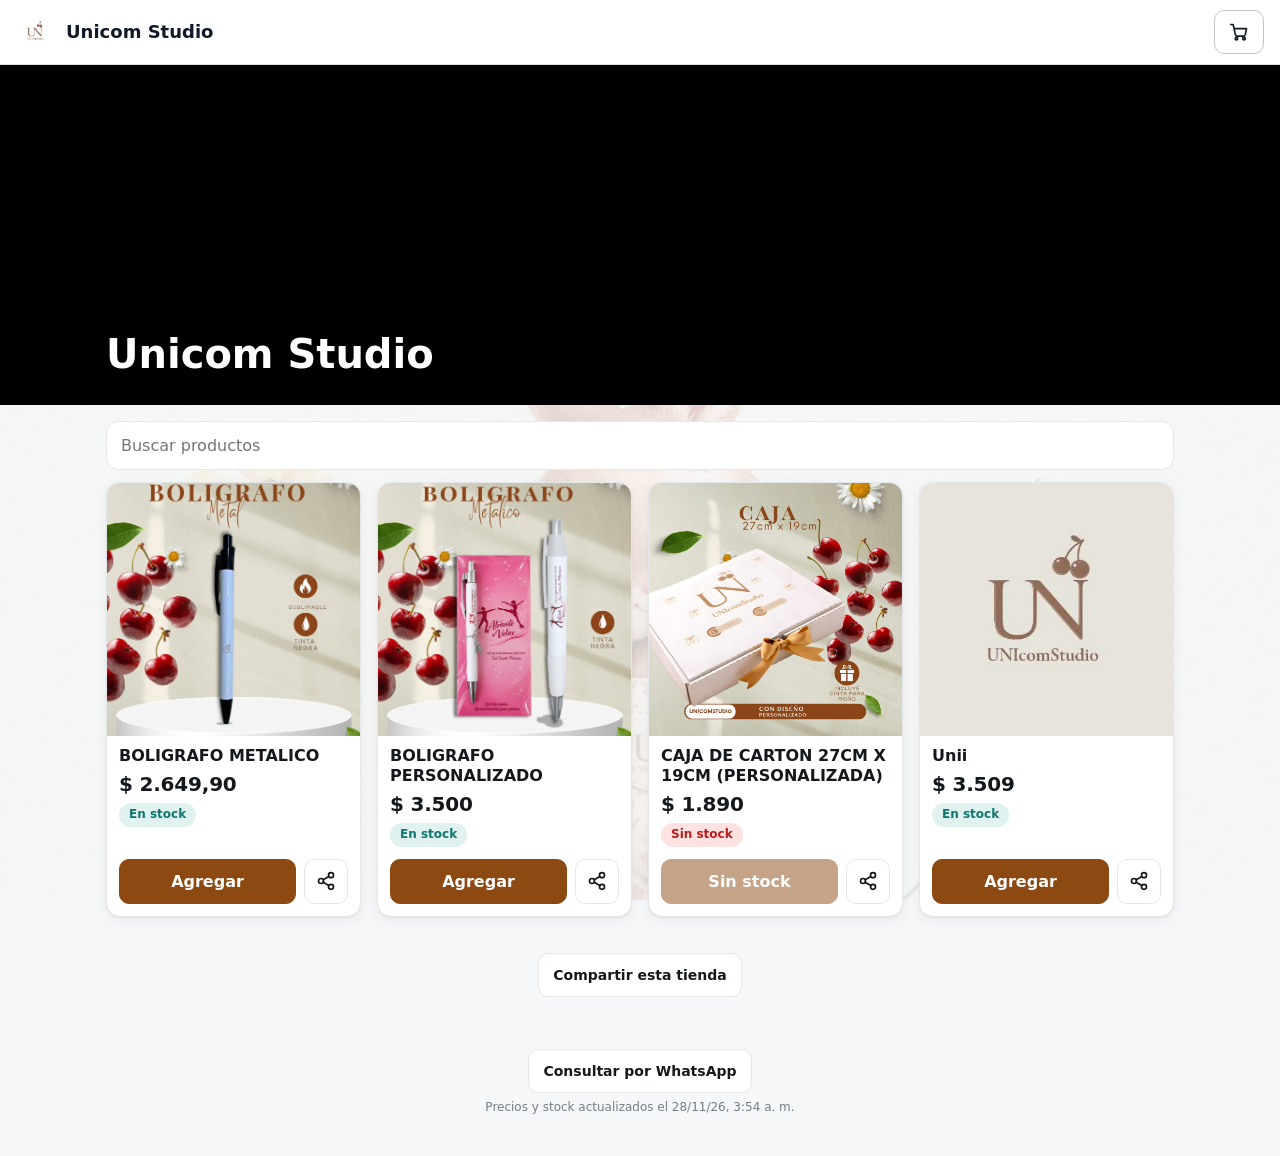
<file: index.html>
<!doctype html>
<html lang="es">
<head>
<meta charset="utf-8">
<meta name="viewport" content="width=device-width, initial-scale=1">
<title>Unicom Studio — Tienda online</title>
<meta name="description" content="Mirá los productos, precios y stock de Unicom Studio. Reservá online y retirá en el local.">
<link rel="canonical" href="https://unicomsoluciones.github.io/tienda-studio/">
<meta property="og:site_name" content="Unicom Studio">
<meta property="og:locale" content="es_AR">
<meta property="og:title" content="Unicom Studio — Tienda online">
<meta property="og:description" content="Mirá los productos, precios y stock de Unicom Studio. Reservá online y retirá en el local.">
<meta property="og:url" content="https://unicomsoluciones.github.io/tienda-studio/">
<meta property="og:image" content="https://unicomsoluciones.github.io/tienda-studio/img/portada-f7e3722080.jpg">
<meta name="twitter:image" content="https://unicomsoluciones.github.io/tienda-studio/img/portada-f7e3722080.jpg">
<meta name="twitter:card" content="summary_large_image">
<link rel="icon" href="img/logo.jpg">

<link rel="stylesheet" href="assets/tienda.css">
<meta name="theme-color" content="#ffffff">
<style>:root:root:root{--ac:#8c4912;--ac-tx:#ffffff;--bar:#ffffff;--bar-tx:#111827;--bg:#f6f7f8;--bg-rgb:246,247,248;--bgtx:#14181c;--bgtx2:#4b5563;--velo:0.8;--fondo-img:url(https://unicomsoluciones.github.io/tienda-studio/img/fondo-9d2e134be6.jpg);--portada-img:url(https://unicomsoluciones.github.io/tienda-studio/img/portada-f7e3722080.jpg)}</style>
<meta name="generator" content="unicom-tienda">
</head>
<body class="con-fondo">
<header class="top">
  <a class="marca" href="./"><img src="img/logo.jpg" alt=""><span>Unicom Studio</span></a>
  <button class="btn carrito" data-accion="carrito" aria-label="Ver mi pedido"><svg viewBox="0 0 24 24" fill="none" stroke="currentColor" stroke-width="2" stroke-linecap="round" stroke-linejoin="round" aria-hidden="true"><circle cx="9" cy="20" r="1.5"/><circle cx="18" cy="20" r="1.5"/><path d="M2 3h3l2.7 12.4a2 2 0 0 0 2 1.6h7.7a2 2 0 0 0 2-1.5L21 8H6"/></svg><b id="carrito-n" hidden>0</b></button>
</header>
<section class="hero con-img con-video"><div class="hero-vid"><video src="img/video-cb067f28bd.mp4" autoplay muted loop playsinline preload="auto" disablepictureinpicture aria-hidden="true" tabindex="-1"></video></div><div class="hero-in"><h1>Unicom Studio</h1></div></section><main class="wrap">
  
  <div class="barra"><input id="q" type="search" placeholder="Buscar productos" aria-label="Buscar productos" autocomplete="off"></div>
  
  <div class="grid"><article class="card" data-c="" data-n="boligrafo metalico  ">
  <a class="foto" href="p/14/" aria-label="BOLIGRAFO METALICO "><img loading="lazy" src="img/14-37b74d7dae.jpg" alt="BOLIGRAFO METALICO "></a>
  <div class="info">
    <a class="nombre" href="p/14/">BOLIGRAFO METALICO </a>
    <div class="precio">$ 2.649,90</div>
    <span class="stock ok">En stock</span>
  </div>
  <div class="acc">
    <button class="btn btn-ac" data-accion="agregar" data-id="14">Agregar</button>
    <button class="btn icono" data-accion="compartir" data-id="14" aria-label="Compartir BOLIGRAFO METALICO "><svg viewBox="0 0 24 24" fill="none" stroke="currentColor" stroke-width="2" stroke-linecap="round" stroke-linejoin="round" aria-hidden="true"><circle cx="18" cy="5" r="3"/><circle cx="6" cy="12" r="3"/><circle cx="18" cy="19" r="3"/><path d="M8.6 13.5l6.8 4M15.4 6.5l-6.8 4"/></svg></button>
  </div>
</article>
<article class="card" data-c="" data-n="boligrafo personalizado  ">
  <a class="foto" href="p/13/" aria-label="BOLIGRAFO PERSONALIZADO "><img loading="lazy" src="img/13-feaa746d41.jpg" alt="BOLIGRAFO PERSONALIZADO "></a>
  <div class="info">
    <a class="nombre" href="p/13/">BOLIGRAFO PERSONALIZADO </a>
    <div class="precio">$ 3.500</div>
    <span class="stock ok">En stock</span>
  </div>
  <div class="acc">
    <button class="btn btn-ac" data-accion="agregar" data-id="13">Agregar</button>
    <button class="btn icono" data-accion="compartir" data-id="13" aria-label="Compartir BOLIGRAFO PERSONALIZADO "><svg viewBox="0 0 24 24" fill="none" stroke="currentColor" stroke-width="2" stroke-linecap="round" stroke-linejoin="round" aria-hidden="true"><circle cx="18" cy="5" r="3"/><circle cx="6" cy="12" r="3"/><circle cx="18" cy="19" r="3"/><path d="M8.6 13.5l6.8 4M15.4 6.5l-6.8 4"/></svg></button>
  </div>
</article>
<article class="card" data-c="" data-n="caja de carton 27cm x 19cm (personalizada) ">
  <a class="foto" href="p/12/" aria-label="CAJA DE CARTON 27CM X 19CM (PERSONALIZADA)"><img loading="lazy" src="img/12-55176a43e2.jpg" alt="CAJA DE CARTON 27CM X 19CM (PERSONALIZADA)"></a>
  <div class="info">
    <a class="nombre" href="p/12/">CAJA DE CARTON 27CM X 19CM (PERSONALIZADA)</a>
    <div class="precio">$ 1.890</div>
    <span class="stock sin">Sin stock</span>
  </div>
  <div class="acc">
    <button class="btn btn-ac" data-accion="agregar" data-id="12" disabled>Sin stock</button>
    <button class="btn icono" data-accion="compartir" data-id="12" aria-label="Compartir CAJA DE CARTON 27CM X 19CM (PERSONALIZADA)"><svg viewBox="0 0 24 24" fill="none" stroke="currentColor" stroke-width="2" stroke-linecap="round" stroke-linejoin="round" aria-hidden="true"><circle cx="18" cy="5" r="3"/><circle cx="6" cy="12" r="3"/><circle cx="18" cy="19" r="3"/><path d="M8.6 13.5l6.8 4M15.4 6.5l-6.8 4"/></svg></button>
  </div>
</article>
<article class="card" data-c="" data-n="unii ">
  <a class="foto" href="p/1/" aria-label="Unii"><img loading="lazy" src="img/1-91eb037080.jpg" alt="Unii"></a>
  <div class="info">
    <a class="nombre" href="p/1/">Unii</a>
    <div class="precio">$ 3.509</div>
    <span class="stock ok">En stock</span>
  </div>
  <div class="acc">
    <button class="btn btn-ac" data-accion="agregar" data-id="1">Agregar</button>
    <button class="btn icono" data-accion="compartir" data-id="1" aria-label="Compartir Unii"><svg viewBox="0 0 24 24" fill="none" stroke="currentColor" stroke-width="2" stroke-linecap="round" stroke-linejoin="round" aria-hidden="true"><circle cx="18" cy="5" r="3"/><circle cx="6" cy="12" r="3"/><circle cx="18" cy="19" r="3"/><path d="M8.6 13.5l6.8 4M15.4 6.5l-6.8 4"/></svg></button>
  </div>
</article></div>
  <p class="vacio" id="sin-resultados" hidden>No encontramos productos con esa búsqueda.</p>
  <div class="pie" style="padding-bottom:0"><button class="btn" data-accion="compartir-tienda">Compartir esta tienda</button></div>
</main>
<footer class="pie">
  
  
  <a class="btn" href="https://wa.me/3755349119" target="_blank" rel="noopener">Consultar por WhatsApp</a>
  <div id="actualizado" style="opacity:.75;font-size:12px"></div>
</footer>
<div class="velo" id="velo" data-accion="cerrar"></div>
<aside class="panel" id="panel" role="dialog" aria-modal="true" aria-labelledby="panel-titulo">
  <header><h2 id="panel-titulo">Tu pedido</h2><button class="btn" data-accion="cerrar" aria-label="Cerrar">✕</button></header>
  <div class="cuerpo" id="panel-cuerpo"></div>
  <footer id="panel-pie"></footer>
</aside>
<script type="application/json" id="datos">{"base":"https://unicomsoluciones.github.io/tienda-studio","modo":"estatico","urlProducto":"https://unicomsoluciones.github.io/tienda-studio/p/{id}/","urlTienda":"https://unicomsoluciones.github.io/tienda-studio/","estado":"estado.json","nombre":"Unicom Studio","whatsapp":"3755349119","productos":{"1":{"n":"Unii","p":3509,"s":null,"sin":false,"st":"En stock","f":"img/1-91eb037080.jpg"},"12":{"n":"CAJA DE CARTON 27CM X 19CM (PERSONALIZADA)","p":1890,"s":null,"sin":true,"st":"Sin stock","f":"img/12-55176a43e2.jpg"},"13":{"n":"BOLIGRAFO PERSONALIZADO ","p":3500,"s":null,"sin":false,"st":"En stock","f":"img/13-feaa746d41.jpg"},"14":{"n":"BOLIGRAFO METALICO ","p":2649.9,"s":null,"sin":false,"st":"En stock","f":"img/14-37b74d7dae.jpg"}}}</script>
<script src="assets/tienda.js" defer></script>
</body>
</html>
</file>
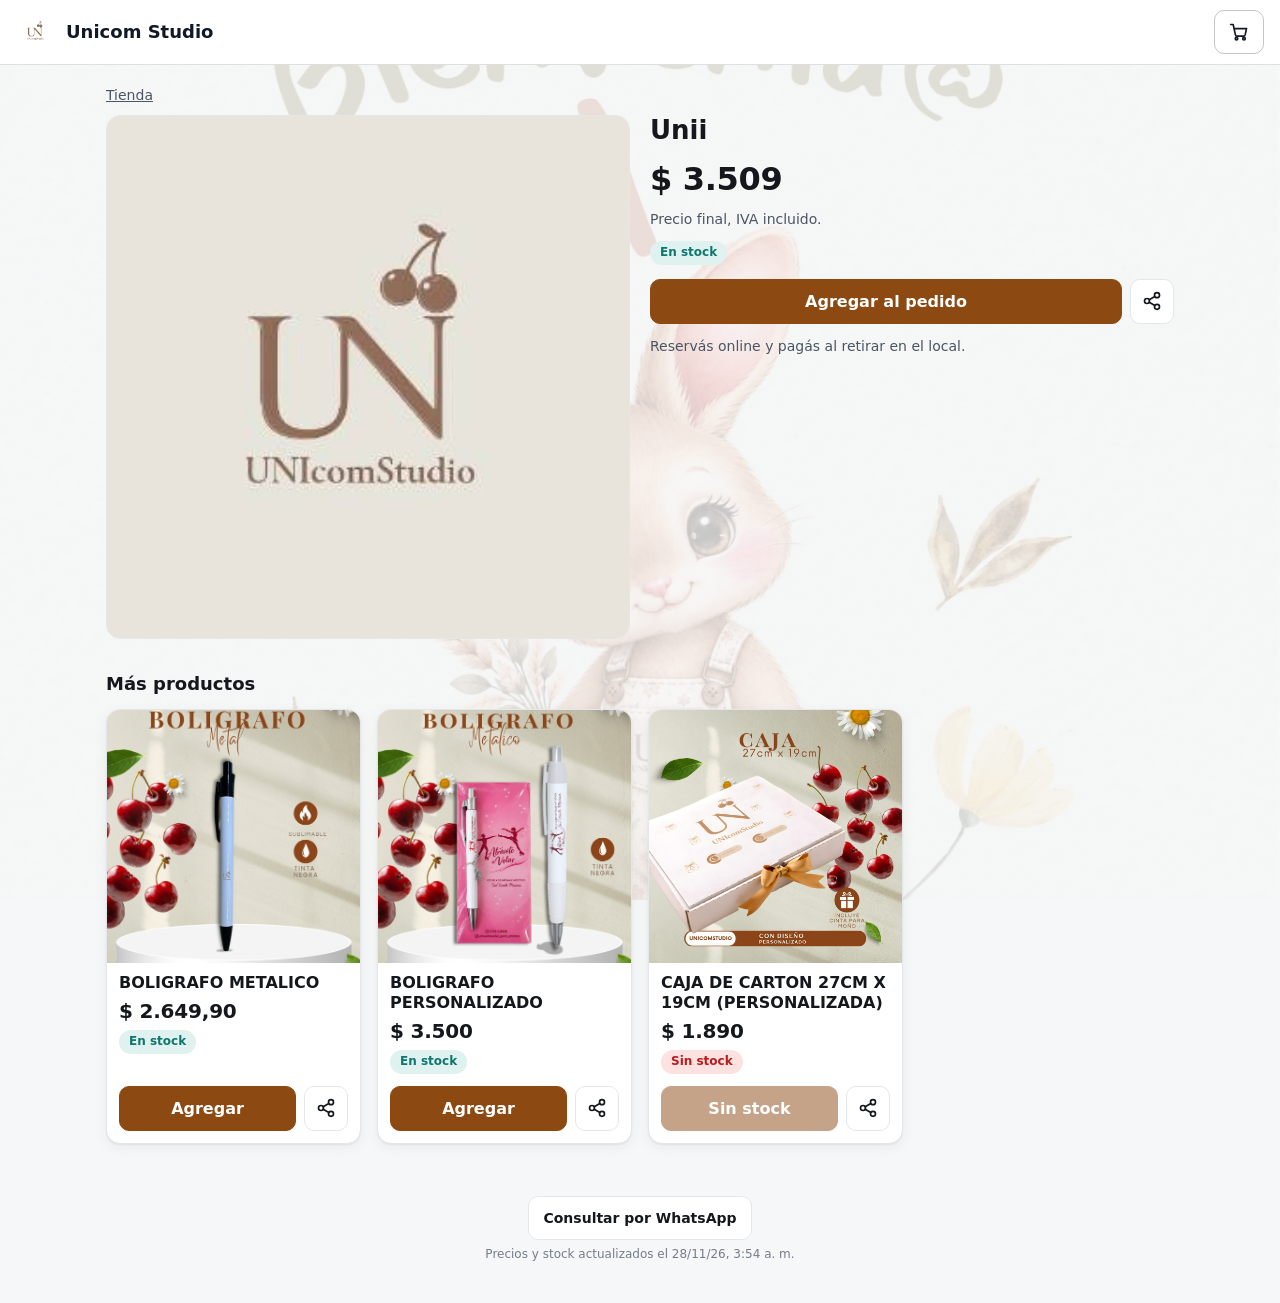
<file: p/1/index.html>
<!doctype html>
<html lang="es">
<head>
<meta charset="utf-8">
<meta name="viewport" content="width=device-width, initial-scale=1">
<title>Unii — $ 3.509</title>
<meta name="description" content="En stock · en Unicom Studio">
<link rel="canonical" href="https://unicomsoluciones.github.io/tienda-studio/p/1/">
<meta property="og:site_name" content="Unicom Studio">
<meta property="og:locale" content="es_AR">
<meta property="og:title" content="Unii — $ 3.509">
<meta property="og:description" content="En stock · en Unicom Studio">
<meta property="og:url" content="https://unicomsoluciones.github.io/tienda-studio/p/1/">
<meta property="og:image" content="https://unicomsoluciones.github.io/tienda-studio/img/1-91eb037080.jpg">
<meta name="twitter:image" content="https://unicomsoluciones.github.io/tienda-studio/img/1-91eb037080.jpg">
<meta name="twitter:card" content="summary_large_image">
<link rel="icon" href="../../img/logo.jpg">
<meta property="og:type" content="product">
<meta property="product:price:amount" content="3509.00">
<meta property="product:price:currency" content="ARS">
<meta property="product:availability" content="in stock">
<link rel="stylesheet" href="../../assets/tienda.css">
<meta name="theme-color" content="#ffffff">
<style>:root:root:root{--ac:#8c4912;--ac-tx:#ffffff;--bar:#ffffff;--bar-tx:#111827;--bg:#f6f7f8;--bg-rgb:246,247,248;--bgtx:#14181c;--bgtx2:#4b5563;--velo:0.8;--fondo-img:url(https://unicomsoluciones.github.io/tienda-studio/img/fondo-9d2e134be6.jpg);--portada-img:url(https://unicomsoluciones.github.io/tienda-studio/img/portada-f7e3722080.jpg)}</style>
<meta name="generator" content="unicom-tienda">
</head>
<body class="con-fondo">
<header class="top">
  <a class="marca" href="../../"><img src="../../img/logo.jpg" alt=""><span>Unicom Studio</span></a>
  <button class="btn carrito" data-accion="carrito" aria-label="Ver mi pedido"><svg viewBox="0 0 24 24" fill="none" stroke="currentColor" stroke-width="2" stroke-linecap="round" stroke-linejoin="round" aria-hidden="true"><circle cx="9" cy="20" r="1.5"/><circle cx="18" cy="20" r="1.5"/><path d="M2 3h3l2.7 12.4a2 2 0 0 0 2 1.6h7.7a2 2 0 0 0 2-1.5L21 8H6"/></svg><b id="carrito-n" hidden>0</b></button>
</header>
<main class="wrap">
  <nav class="migas"><a href="../../">Tienda</a></nav>
  <div class="detalle">
    <div class="galeria" data-galeria data-nombre="Unii">
      <div class="foto escenario" data-escenario><img src="../../img/1-91eb037080.jpg" alt="Unii" data-zoom></div>
      
    </div>
    <div>
      <h1>Unii</h1>
      <p class="meta"></p>
      <div class="precio">$ 3.509</div>
      <p class="meta">Precio final, IVA incluido.</p>
      <span class="stock ok">En stock</span>
      <div class="acc">
        <button class="btn btn-ac" data-accion="agregar" data-id="1">Agregar al pedido</button>
        <button class="btn icono" data-accion="compartir" data-id="1" aria-label="Compartir"><svg viewBox="0 0 24 24" fill="none" stroke="currentColor" stroke-width="2" stroke-linecap="round" stroke-linejoin="round" aria-hidden="true"><circle cx="18" cy="5" r="3"/><circle cx="6" cy="12" r="3"/><circle cx="18" cy="19" r="3"/><path d="M8.6 13.5l6.8 4M15.4 6.5l-6.8 4"/></svg></button>
      </div>
      <p class="meta" style="margin-top:12px">Reservás online y pagás al retirar en el local.</p>
    </div>
  </div>
  
  <h2 class="sec">Más productos</h2><div class="grid"><article class="card" data-c="" data-n="boligrafo metalico  ">
  <a class="foto" href="../../p/14/" aria-label="BOLIGRAFO METALICO "><img loading="lazy" src="../../img/14-37b74d7dae.jpg" alt="BOLIGRAFO METALICO "></a>
  <div class="info">
    <a class="nombre" href="../../p/14/">BOLIGRAFO METALICO </a>
    <div class="precio">$ 2.649,90</div>
    <span class="stock ok">En stock</span>
  </div>
  <div class="acc">
    <button class="btn btn-ac" data-accion="agregar" data-id="14">Agregar</button>
    <button class="btn icono" data-accion="compartir" data-id="14" aria-label="Compartir BOLIGRAFO METALICO "><svg viewBox="0 0 24 24" fill="none" stroke="currentColor" stroke-width="2" stroke-linecap="round" stroke-linejoin="round" aria-hidden="true"><circle cx="18" cy="5" r="3"/><circle cx="6" cy="12" r="3"/><circle cx="18" cy="19" r="3"/><path d="M8.6 13.5l6.8 4M15.4 6.5l-6.8 4"/></svg></button>
  </div>
</article>
<article class="card" data-c="" data-n="boligrafo personalizado  ">
  <a class="foto" href="../../p/13/" aria-label="BOLIGRAFO PERSONALIZADO "><img loading="lazy" src="../../img/13-feaa746d41.jpg" alt="BOLIGRAFO PERSONALIZADO "></a>
  <div class="info">
    <a class="nombre" href="../../p/13/">BOLIGRAFO PERSONALIZADO </a>
    <div class="precio">$ 3.500</div>
    <span class="stock ok">En stock</span>
  </div>
  <div class="acc">
    <button class="btn btn-ac" data-accion="agregar" data-id="13">Agregar</button>
    <button class="btn icono" data-accion="compartir" data-id="13" aria-label="Compartir BOLIGRAFO PERSONALIZADO "><svg viewBox="0 0 24 24" fill="none" stroke="currentColor" stroke-width="2" stroke-linecap="round" stroke-linejoin="round" aria-hidden="true"><circle cx="18" cy="5" r="3"/><circle cx="6" cy="12" r="3"/><circle cx="18" cy="19" r="3"/><path d="M8.6 13.5l6.8 4M15.4 6.5l-6.8 4"/></svg></button>
  </div>
</article>
<article class="card" data-c="" data-n="caja de carton 27cm x 19cm (personalizada) ">
  <a class="foto" href="../../p/12/" aria-label="CAJA DE CARTON 27CM X 19CM (PERSONALIZADA)"><img loading="lazy" src="../../img/12-55176a43e2.jpg" alt="CAJA DE CARTON 27CM X 19CM (PERSONALIZADA)"></a>
  <div class="info">
    <a class="nombre" href="../../p/12/">CAJA DE CARTON 27CM X 19CM (PERSONALIZADA)</a>
    <div class="precio">$ 1.890</div>
    <span class="stock sin">Sin stock</span>
  </div>
  <div class="acc">
    <button class="btn btn-ac" data-accion="agregar" data-id="12" disabled>Sin stock</button>
    <button class="btn icono" data-accion="compartir" data-id="12" aria-label="Compartir CAJA DE CARTON 27CM X 19CM (PERSONALIZADA)"><svg viewBox="0 0 24 24" fill="none" stroke="currentColor" stroke-width="2" stroke-linecap="round" stroke-linejoin="round" aria-hidden="true"><circle cx="18" cy="5" r="3"/><circle cx="6" cy="12" r="3"/><circle cx="18" cy="19" r="3"/><path d="M8.6 13.5l6.8 4M15.4 6.5l-6.8 4"/></svg></button>
  </div>
</article></div>
</main>
<footer class="pie">
  
  
  <a class="btn" href="https://wa.me/3755349119" target="_blank" rel="noopener">Consultar por WhatsApp</a>
  <div id="actualizado" style="opacity:.75;font-size:12px"></div>
</footer>
<div class="velo" id="velo" data-accion="cerrar"></div>
<aside class="panel" id="panel" role="dialog" aria-modal="true" aria-labelledby="panel-titulo">
  <header><h2 id="panel-titulo">Tu pedido</h2><button class="btn" data-accion="cerrar" aria-label="Cerrar">✕</button></header>
  <div class="cuerpo" id="panel-cuerpo"></div>
  <footer id="panel-pie"></footer>
</aside>
<script type="application/json" id="datos">{"base":"https://unicomsoluciones.github.io/tienda-studio","modo":"estatico","urlProducto":"https://unicomsoluciones.github.io/tienda-studio/p/{id}/","urlTienda":"https://unicomsoluciones.github.io/tienda-studio/","estado":"../../estado.json","nombre":"Unicom Studio","whatsapp":"3755349119","productos":{"1":{"n":"Unii","p":3509,"s":null,"sin":false,"st":"En stock","f":"../../img/1-91eb037080.jpg"},"12":{"n":"CAJA DE CARTON 27CM X 19CM (PERSONALIZADA)","p":1890,"s":null,"sin":true,"st":"Sin stock","f":"../../img/12-55176a43e2.jpg"},"13":{"n":"BOLIGRAFO PERSONALIZADO ","p":3500,"s":null,"sin":false,"st":"En stock","f":"../../img/13-feaa746d41.jpg"},"14":{"n":"BOLIGRAFO METALICO ","p":2649.9,"s":null,"sin":false,"st":"En stock","f":"../../img/14-37b74d7dae.jpg"}}}</script>
<script src="../../assets/tienda.js" defer></script>
</body>
</html>
</file>
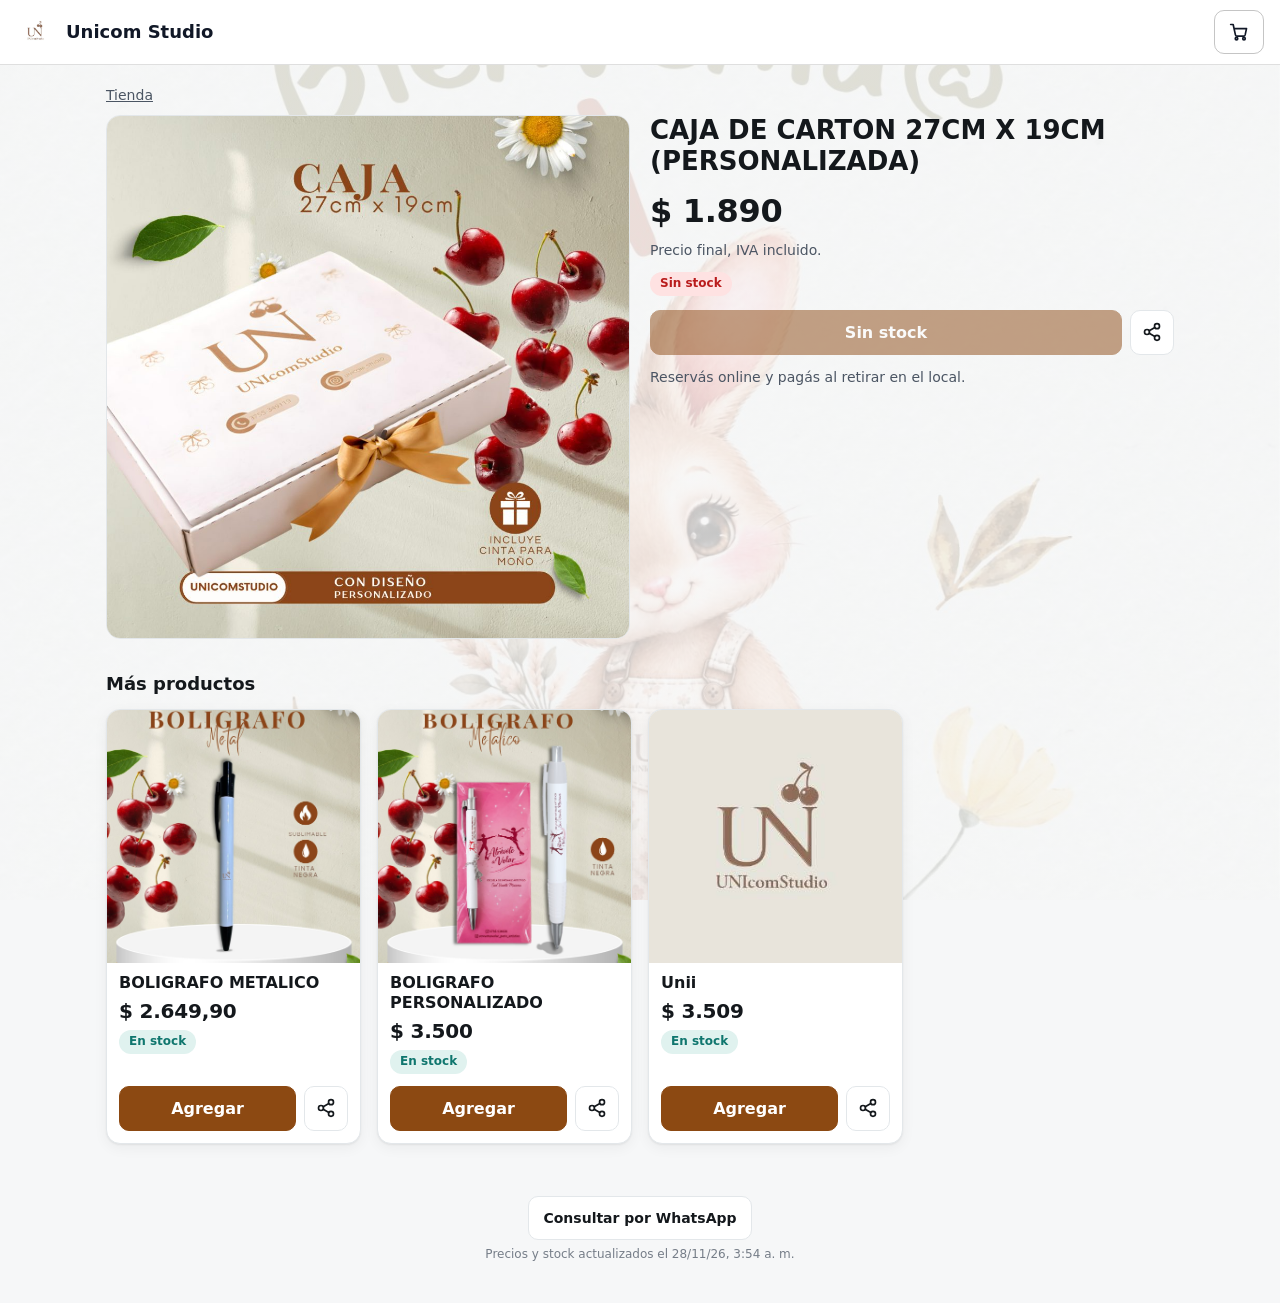
<file: p/12/index.html>
<!doctype html>
<html lang="es">
<head>
<meta charset="utf-8">
<meta name="viewport" content="width=device-width, initial-scale=1">
<title>CAJA DE CARTON 27CM X 19CM (PERSONALIZADA) — $ 1.890</title>
<meta name="description" content="Sin stock · en Unicom Studio">
<link rel="canonical" href="https://unicomsoluciones.github.io/tienda-studio/p/12/">
<meta property="og:site_name" content="Unicom Studio">
<meta property="og:locale" content="es_AR">
<meta property="og:title" content="CAJA DE CARTON 27CM X 19CM (PERSONALIZADA) — $ 1.890">
<meta property="og:description" content="Sin stock · en Unicom Studio">
<meta property="og:url" content="https://unicomsoluciones.github.io/tienda-studio/p/12/">
<meta property="og:image" content="https://unicomsoluciones.github.io/tienda-studio/img/12-55176a43e2.jpg">
<meta name="twitter:image" content="https://unicomsoluciones.github.io/tienda-studio/img/12-55176a43e2.jpg">
<meta name="twitter:card" content="summary_large_image">
<link rel="icon" href="../../img/logo.jpg">
<meta property="og:type" content="product">
<meta property="product:price:amount" content="1890.00">
<meta property="product:price:currency" content="ARS">
<meta property="product:availability" content="out of stock">
<link rel="stylesheet" href="../../assets/tienda.css">
<meta name="theme-color" content="#ffffff">
<style>:root:root:root{--ac:#8c4912;--ac-tx:#ffffff;--bar:#ffffff;--bar-tx:#111827;--bg:#f6f7f8;--bg-rgb:246,247,248;--bgtx:#14181c;--bgtx2:#4b5563;--velo:0.8;--fondo-img:url(https://unicomsoluciones.github.io/tienda-studio/img/fondo-9d2e134be6.jpg);--portada-img:url(https://unicomsoluciones.github.io/tienda-studio/img/portada-f7e3722080.jpg)}</style>
<meta name="generator" content="unicom-tienda">
</head>
<body class="con-fondo">
<header class="top">
  <a class="marca" href="../../"><img src="../../img/logo.jpg" alt=""><span>Unicom Studio</span></a>
  <button class="btn carrito" data-accion="carrito" aria-label="Ver mi pedido"><svg viewBox="0 0 24 24" fill="none" stroke="currentColor" stroke-width="2" stroke-linecap="round" stroke-linejoin="round" aria-hidden="true"><circle cx="9" cy="20" r="1.5"/><circle cx="18" cy="20" r="1.5"/><path d="M2 3h3l2.7 12.4a2 2 0 0 0 2 1.6h7.7a2 2 0 0 0 2-1.5L21 8H6"/></svg><b id="carrito-n" hidden>0</b></button>
</header>
<main class="wrap">
  <nav class="migas"><a href="../../">Tienda</a></nav>
  <div class="detalle">
    <div class="galeria" data-galeria data-nombre="CAJA DE CARTON 27CM X 19CM (PERSONALIZADA)">
      <div class="foto escenario" data-escenario><img src="../../img/12-55176a43e2.jpg" alt="CAJA DE CARTON 27CM X 19CM (PERSONALIZADA)" data-zoom></div>
      
    </div>
    <div>
      <h1>CAJA DE CARTON 27CM X 19CM (PERSONALIZADA)</h1>
      <p class="meta"></p>
      <div class="precio">$ 1.890</div>
      <p class="meta">Precio final, IVA incluido.</p>
      <span class="stock sin">Sin stock</span>
      <div class="acc">
        <button class="btn btn-ac" data-accion="agregar" data-id="12" disabled>Sin stock</button>
        <button class="btn icono" data-accion="compartir" data-id="12" aria-label="Compartir"><svg viewBox="0 0 24 24" fill="none" stroke="currentColor" stroke-width="2" stroke-linecap="round" stroke-linejoin="round" aria-hidden="true"><circle cx="18" cy="5" r="3"/><circle cx="6" cy="12" r="3"/><circle cx="18" cy="19" r="3"/><path d="M8.6 13.5l6.8 4M15.4 6.5l-6.8 4"/></svg></button>
      </div>
      <p class="meta" style="margin-top:12px">Reservás online y pagás al retirar en el local.</p>
    </div>
  </div>
  
  <h2 class="sec">Más productos</h2><div class="grid"><article class="card" data-c="" data-n="boligrafo metalico  ">
  <a class="foto" href="../../p/14/" aria-label="BOLIGRAFO METALICO "><img loading="lazy" src="../../img/14-37b74d7dae.jpg" alt="BOLIGRAFO METALICO "></a>
  <div class="info">
    <a class="nombre" href="../../p/14/">BOLIGRAFO METALICO </a>
    <div class="precio">$ 2.649,90</div>
    <span class="stock ok">En stock</span>
  </div>
  <div class="acc">
    <button class="btn btn-ac" data-accion="agregar" data-id="14">Agregar</button>
    <button class="btn icono" data-accion="compartir" data-id="14" aria-label="Compartir BOLIGRAFO METALICO "><svg viewBox="0 0 24 24" fill="none" stroke="currentColor" stroke-width="2" stroke-linecap="round" stroke-linejoin="round" aria-hidden="true"><circle cx="18" cy="5" r="3"/><circle cx="6" cy="12" r="3"/><circle cx="18" cy="19" r="3"/><path d="M8.6 13.5l6.8 4M15.4 6.5l-6.8 4"/></svg></button>
  </div>
</article>
<article class="card" data-c="" data-n="boligrafo personalizado  ">
  <a class="foto" href="../../p/13/" aria-label="BOLIGRAFO PERSONALIZADO "><img loading="lazy" src="../../img/13-feaa746d41.jpg" alt="BOLIGRAFO PERSONALIZADO "></a>
  <div class="info">
    <a class="nombre" href="../../p/13/">BOLIGRAFO PERSONALIZADO </a>
    <div class="precio">$ 3.500</div>
    <span class="stock ok">En stock</span>
  </div>
  <div class="acc">
    <button class="btn btn-ac" data-accion="agregar" data-id="13">Agregar</button>
    <button class="btn icono" data-accion="compartir" data-id="13" aria-label="Compartir BOLIGRAFO PERSONALIZADO "><svg viewBox="0 0 24 24" fill="none" stroke="currentColor" stroke-width="2" stroke-linecap="round" stroke-linejoin="round" aria-hidden="true"><circle cx="18" cy="5" r="3"/><circle cx="6" cy="12" r="3"/><circle cx="18" cy="19" r="3"/><path d="M8.6 13.5l6.8 4M15.4 6.5l-6.8 4"/></svg></button>
  </div>
</article>
<article class="card" data-c="" data-n="unii ">
  <a class="foto" href="../../p/1/" aria-label="Unii"><img loading="lazy" src="../../img/1-91eb037080.jpg" alt="Unii"></a>
  <div class="info">
    <a class="nombre" href="../../p/1/">Unii</a>
    <div class="precio">$ 3.509</div>
    <span class="stock ok">En stock</span>
  </div>
  <div class="acc">
    <button class="btn btn-ac" data-accion="agregar" data-id="1">Agregar</button>
    <button class="btn icono" data-accion="compartir" data-id="1" aria-label="Compartir Unii"><svg viewBox="0 0 24 24" fill="none" stroke="currentColor" stroke-width="2" stroke-linecap="round" stroke-linejoin="round" aria-hidden="true"><circle cx="18" cy="5" r="3"/><circle cx="6" cy="12" r="3"/><circle cx="18" cy="19" r="3"/><path d="M8.6 13.5l6.8 4M15.4 6.5l-6.8 4"/></svg></button>
  </div>
</article></div>
</main>
<footer class="pie">
  
  
  <a class="btn" href="https://wa.me/3755349119" target="_blank" rel="noopener">Consultar por WhatsApp</a>
  <div id="actualizado" style="opacity:.75;font-size:12px"></div>
</footer>
<div class="velo" id="velo" data-accion="cerrar"></div>
<aside class="panel" id="panel" role="dialog" aria-modal="true" aria-labelledby="panel-titulo">
  <header><h2 id="panel-titulo">Tu pedido</h2><button class="btn" data-accion="cerrar" aria-label="Cerrar">✕</button></header>
  <div class="cuerpo" id="panel-cuerpo"></div>
  <footer id="panel-pie"></footer>
</aside>
<script type="application/json" id="datos">{"base":"https://unicomsoluciones.github.io/tienda-studio","modo":"estatico","urlProducto":"https://unicomsoluciones.github.io/tienda-studio/p/{id}/","urlTienda":"https://unicomsoluciones.github.io/tienda-studio/","estado":"../../estado.json","nombre":"Unicom Studio","whatsapp":"3755349119","productos":{"1":{"n":"Unii","p":3509,"s":null,"sin":false,"st":"En stock","f":"../../img/1-91eb037080.jpg"},"12":{"n":"CAJA DE CARTON 27CM X 19CM (PERSONALIZADA)","p":1890,"s":null,"sin":true,"st":"Sin stock","f":"../../img/12-55176a43e2.jpg"},"13":{"n":"BOLIGRAFO PERSONALIZADO ","p":3500,"s":null,"sin":false,"st":"En stock","f":"../../img/13-feaa746d41.jpg"},"14":{"n":"BOLIGRAFO METALICO ","p":2649.9,"s":null,"sin":false,"st":"En stock","f":"../../img/14-37b74d7dae.jpg"}}}</script>
<script src="../../assets/tienda.js" defer></script>
</body>
</html>
</file>
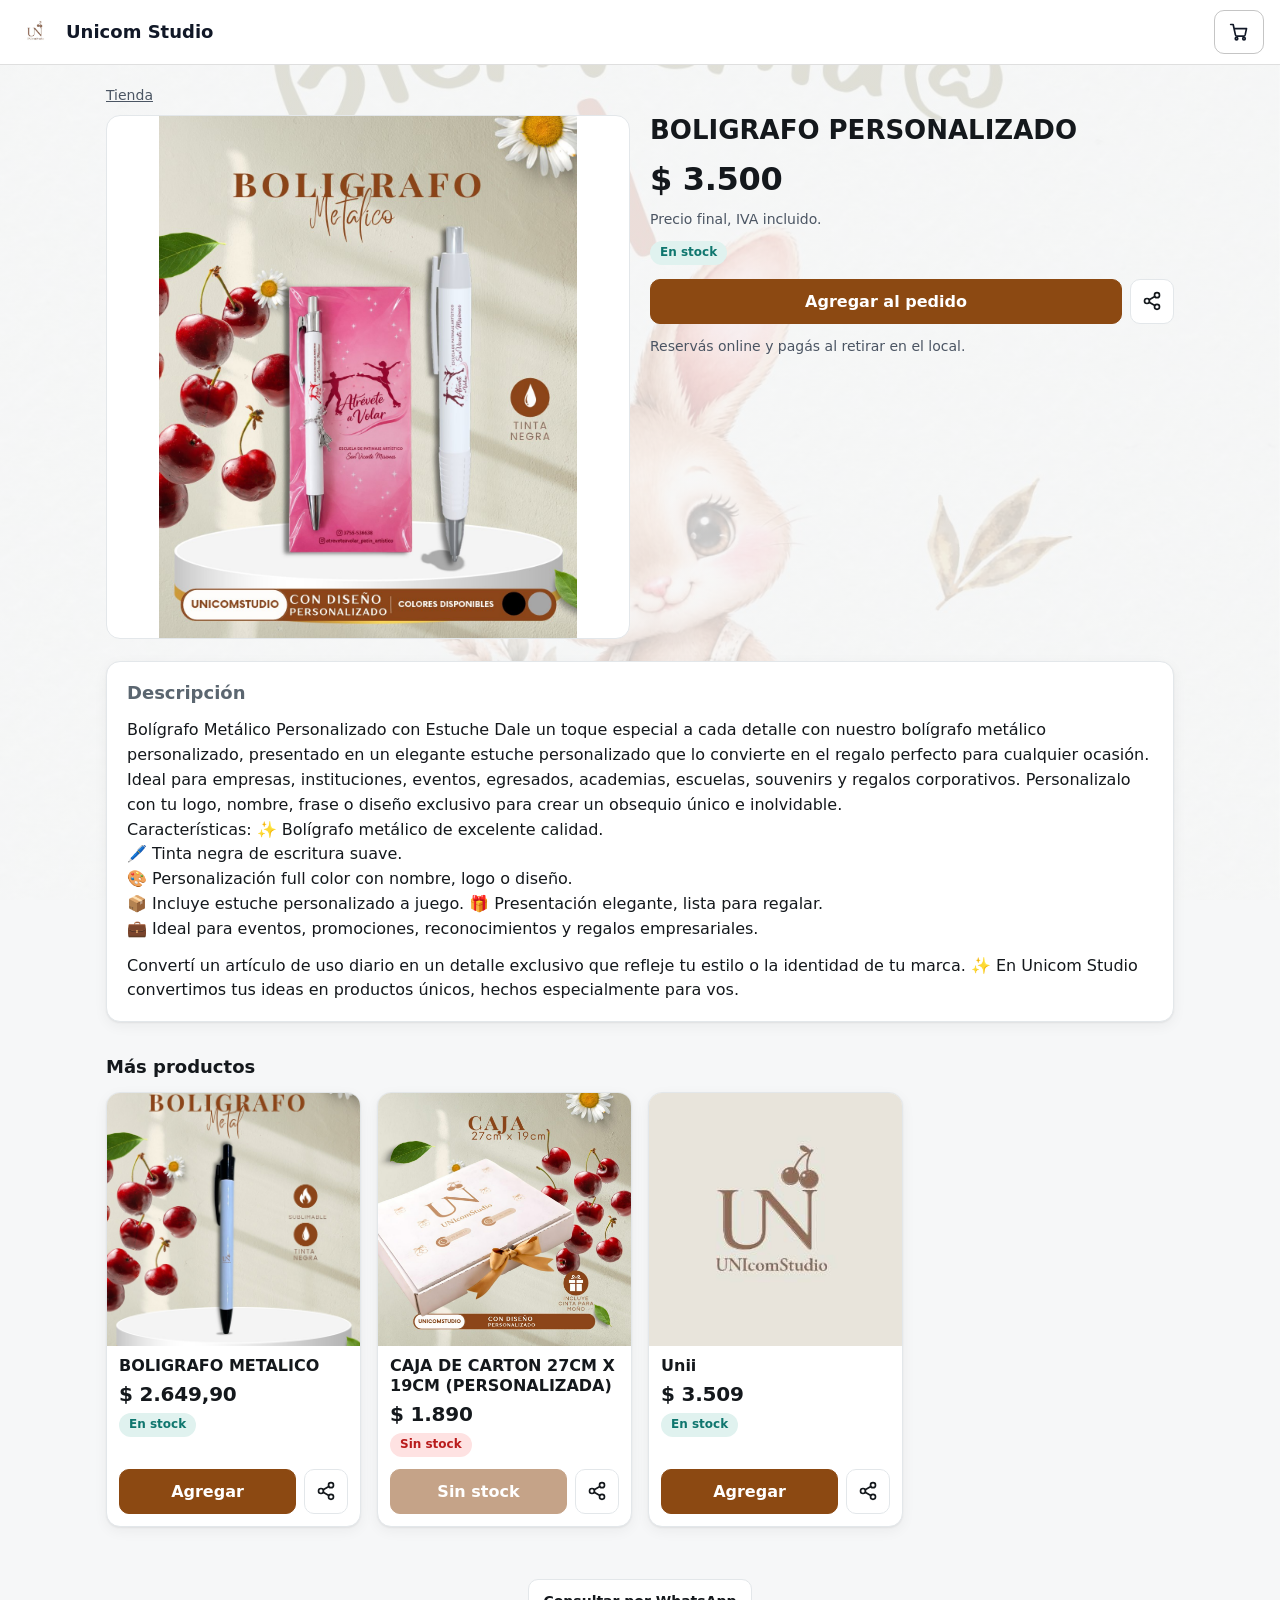
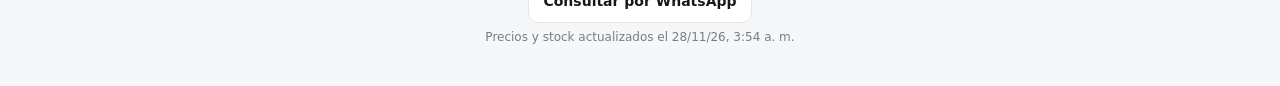
<file: p/13/index.html>
<!doctype html>
<html lang="es">
<head>
<meta charset="utf-8">
<meta name="viewport" content="width=device-width, initial-scale=1">
<title>BOLIGRAFO PERSONALIZADO  — $ 3.500</title>
<meta name="description" content="Bolígrafo Metálico Personalizado con Estuche Dale un toque especial a cada detalle con nuestro bolígrafo metálico personalizado, presentado en un elegante estuc">
<link rel="canonical" href="https://unicomsoluciones.github.io/tienda-studio/p/13/">
<meta property="og:site_name" content="Unicom Studio">
<meta property="og:locale" content="es_AR">
<meta property="og:title" content="BOLIGRAFO PERSONALIZADO  — $ 3.500">
<meta property="og:description" content="Bolígrafo Metálico Personalizado con Estuche Dale un toque especial a cada detalle con nuestro bolígrafo metálico personalizado, presentado en un elegante estuc">
<meta property="og:url" content="https://unicomsoluciones.github.io/tienda-studio/p/13/">
<meta property="og:image" content="https://unicomsoluciones.github.io/tienda-studio/img/13-feaa746d41.jpg">
<meta name="twitter:image" content="https://unicomsoluciones.github.io/tienda-studio/img/13-feaa746d41.jpg">
<meta name="twitter:card" content="summary_large_image">
<link rel="icon" href="../../img/logo.jpg">
<meta property="og:type" content="product">
<meta property="product:price:amount" content="3500.00">
<meta property="product:price:currency" content="ARS">
<meta property="product:availability" content="in stock">
<link rel="stylesheet" href="../../assets/tienda.css">
<meta name="theme-color" content="#ffffff">
<style>:root:root:root{--ac:#8c4912;--ac-tx:#ffffff;--bar:#ffffff;--bar-tx:#111827;--bg:#f6f7f8;--bg-rgb:246,247,248;--bgtx:#14181c;--bgtx2:#4b5563;--velo:0.8;--fondo-img:url(https://unicomsoluciones.github.io/tienda-studio/img/fondo-9d2e134be6.jpg);--portada-img:url(https://unicomsoluciones.github.io/tienda-studio/img/portada-f7e3722080.jpg)}</style>
<meta name="generator" content="unicom-tienda">
</head>
<body class="con-fondo">
<header class="top">
  <a class="marca" href="../../"><img src="../../img/logo.jpg" alt=""><span>Unicom Studio</span></a>
  <button class="btn carrito" data-accion="carrito" aria-label="Ver mi pedido"><svg viewBox="0 0 24 24" fill="none" stroke="currentColor" stroke-width="2" stroke-linecap="round" stroke-linejoin="round" aria-hidden="true"><circle cx="9" cy="20" r="1.5"/><circle cx="18" cy="20" r="1.5"/><path d="M2 3h3l2.7 12.4a2 2 0 0 0 2 1.6h7.7a2 2 0 0 0 2-1.5L21 8H6"/></svg><b id="carrito-n" hidden>0</b></button>
</header>
<main class="wrap">
  <nav class="migas"><a href="../../">Tienda</a></nav>
  <div class="detalle">
    <div class="galeria" data-galeria data-nombre="BOLIGRAFO PERSONALIZADO ">
      <div class="foto escenario" data-escenario><img src="../../img/13-feaa746d41.jpg" alt="BOLIGRAFO PERSONALIZADO " data-zoom></div>
      
    </div>
    <div>
      <h1>BOLIGRAFO PERSONALIZADO </h1>
      <p class="meta"></p>
      <div class="precio">$ 3.500</div>
      <p class="meta">Precio final, IVA incluido.</p>
      <span class="stock ok">En stock</span>
      <div class="acc">
        <button class="btn btn-ac" data-accion="agregar" data-id="13">Agregar al pedido</button>
        <button class="btn icono" data-accion="compartir" data-id="13" aria-label="Compartir"><svg viewBox="0 0 24 24" fill="none" stroke="currentColor" stroke-width="2" stroke-linecap="round" stroke-linejoin="round" aria-hidden="true"><circle cx="18" cy="5" r="3"/><circle cx="6" cy="12" r="3"/><circle cx="18" cy="19" r="3"/><path d="M8.6 13.5l6.8 4M15.4 6.5l-6.8 4"/></svg></button>
      </div>
      <p class="meta" style="margin-top:12px">Reservás online y pagás al retirar en el local.</p>
    </div>
  </div>
  <section class="descripcion"><h2>Descripción</h2><p>Bolígrafo Metálico Personalizado con Estuche Dale un toque especial a cada detalle con nuestro bolígrafo metálico personalizado, presentado en un elegante estuche personalizado que lo convierte en el regalo perfecto para cualquier ocasión. Ideal para empresas, instituciones, eventos, egresados, academias, escuelas, souvenirs y regalos corporativos. Personalizalo con tu logo, nombre, frase o diseño exclusivo para crear un obsequio único e inolvidable.<br>Características: ✨ Bolígrafo metálico de excelente calidad.<br>🖊️ Tinta negra de escritura suave.<br>🎨 Personalización full color con nombre, logo o diseño.<br>📦 Incluye estuche personalizado a juego. 🎁 Presentación elegante, lista para regalar.<br>💼 Ideal para eventos, promociones, reconocimientos y regalos empresariales.</p>
<p>Convertí un artículo de uso diario en un detalle exclusivo que refleje tu estilo o la identidad de tu marca. ✨ En Unicom Studio convertimos tus ideas en productos únicos, hechos especialmente para vos.</p></section>
  <h2 class="sec">Más productos</h2><div class="grid"><article class="card" data-c="" data-n="boligrafo metalico  ">
  <a class="foto" href="../../p/14/" aria-label="BOLIGRAFO METALICO "><img loading="lazy" src="../../img/14-37b74d7dae.jpg" alt="BOLIGRAFO METALICO "></a>
  <div class="info">
    <a class="nombre" href="../../p/14/">BOLIGRAFO METALICO </a>
    <div class="precio">$ 2.649,90</div>
    <span class="stock ok">En stock</span>
  </div>
  <div class="acc">
    <button class="btn btn-ac" data-accion="agregar" data-id="14">Agregar</button>
    <button class="btn icono" data-accion="compartir" data-id="14" aria-label="Compartir BOLIGRAFO METALICO "><svg viewBox="0 0 24 24" fill="none" stroke="currentColor" stroke-width="2" stroke-linecap="round" stroke-linejoin="round" aria-hidden="true"><circle cx="18" cy="5" r="3"/><circle cx="6" cy="12" r="3"/><circle cx="18" cy="19" r="3"/><path d="M8.6 13.5l6.8 4M15.4 6.5l-6.8 4"/></svg></button>
  </div>
</article>
<article class="card" data-c="" data-n="caja de carton 27cm x 19cm (personalizada) ">
  <a class="foto" href="../../p/12/" aria-label="CAJA DE CARTON 27CM X 19CM (PERSONALIZADA)"><img loading="lazy" src="../../img/12-55176a43e2.jpg" alt="CAJA DE CARTON 27CM X 19CM (PERSONALIZADA)"></a>
  <div class="info">
    <a class="nombre" href="../../p/12/">CAJA DE CARTON 27CM X 19CM (PERSONALIZADA)</a>
    <div class="precio">$ 1.890</div>
    <span class="stock sin">Sin stock</span>
  </div>
  <div class="acc">
    <button class="btn btn-ac" data-accion="agregar" data-id="12" disabled>Sin stock</button>
    <button class="btn icono" data-accion="compartir" data-id="12" aria-label="Compartir CAJA DE CARTON 27CM X 19CM (PERSONALIZADA)"><svg viewBox="0 0 24 24" fill="none" stroke="currentColor" stroke-width="2" stroke-linecap="round" stroke-linejoin="round" aria-hidden="true"><circle cx="18" cy="5" r="3"/><circle cx="6" cy="12" r="3"/><circle cx="18" cy="19" r="3"/><path d="M8.6 13.5l6.8 4M15.4 6.5l-6.8 4"/></svg></button>
  </div>
</article>
<article class="card" data-c="" data-n="unii ">
  <a class="foto" href="../../p/1/" aria-label="Unii"><img loading="lazy" src="../../img/1-91eb037080.jpg" alt="Unii"></a>
  <div class="info">
    <a class="nombre" href="../../p/1/">Unii</a>
    <div class="precio">$ 3.509</div>
    <span class="stock ok">En stock</span>
  </div>
  <div class="acc">
    <button class="btn btn-ac" data-accion="agregar" data-id="1">Agregar</button>
    <button class="btn icono" data-accion="compartir" data-id="1" aria-label="Compartir Unii"><svg viewBox="0 0 24 24" fill="none" stroke="currentColor" stroke-width="2" stroke-linecap="round" stroke-linejoin="round" aria-hidden="true"><circle cx="18" cy="5" r="3"/><circle cx="6" cy="12" r="3"/><circle cx="18" cy="19" r="3"/><path d="M8.6 13.5l6.8 4M15.4 6.5l-6.8 4"/></svg></button>
  </div>
</article></div>
</main>
<footer class="pie">
  
  
  <a class="btn" href="https://wa.me/3755349119" target="_blank" rel="noopener">Consultar por WhatsApp</a>
  <div id="actualizado" style="opacity:.75;font-size:12px"></div>
</footer>
<div class="velo" id="velo" data-accion="cerrar"></div>
<aside class="panel" id="panel" role="dialog" aria-modal="true" aria-labelledby="panel-titulo">
  <header><h2 id="panel-titulo">Tu pedido</h2><button class="btn" data-accion="cerrar" aria-label="Cerrar">✕</button></header>
  <div class="cuerpo" id="panel-cuerpo"></div>
  <footer id="panel-pie"></footer>
</aside>
<script type="application/json" id="datos">{"base":"https://unicomsoluciones.github.io/tienda-studio","modo":"estatico","urlProducto":"https://unicomsoluciones.github.io/tienda-studio/p/{id}/","urlTienda":"https://unicomsoluciones.github.io/tienda-studio/","estado":"../../estado.json","nombre":"Unicom Studio","whatsapp":"3755349119","productos":{"1":{"n":"Unii","p":3509,"s":null,"sin":false,"st":"En stock","f":"../../img/1-91eb037080.jpg"},"12":{"n":"CAJA DE CARTON 27CM X 19CM (PERSONALIZADA)","p":1890,"s":null,"sin":true,"st":"Sin stock","f":"../../img/12-55176a43e2.jpg"},"13":{"n":"BOLIGRAFO PERSONALIZADO ","p":3500,"s":null,"sin":false,"st":"En stock","f":"../../img/13-feaa746d41.jpg"},"14":{"n":"BOLIGRAFO METALICO ","p":2649.9,"s":null,"sin":false,"st":"En stock","f":"../../img/14-37b74d7dae.jpg"}}}</script>
<script src="../../assets/tienda.js" defer></script>
</body>
</html>
</file>
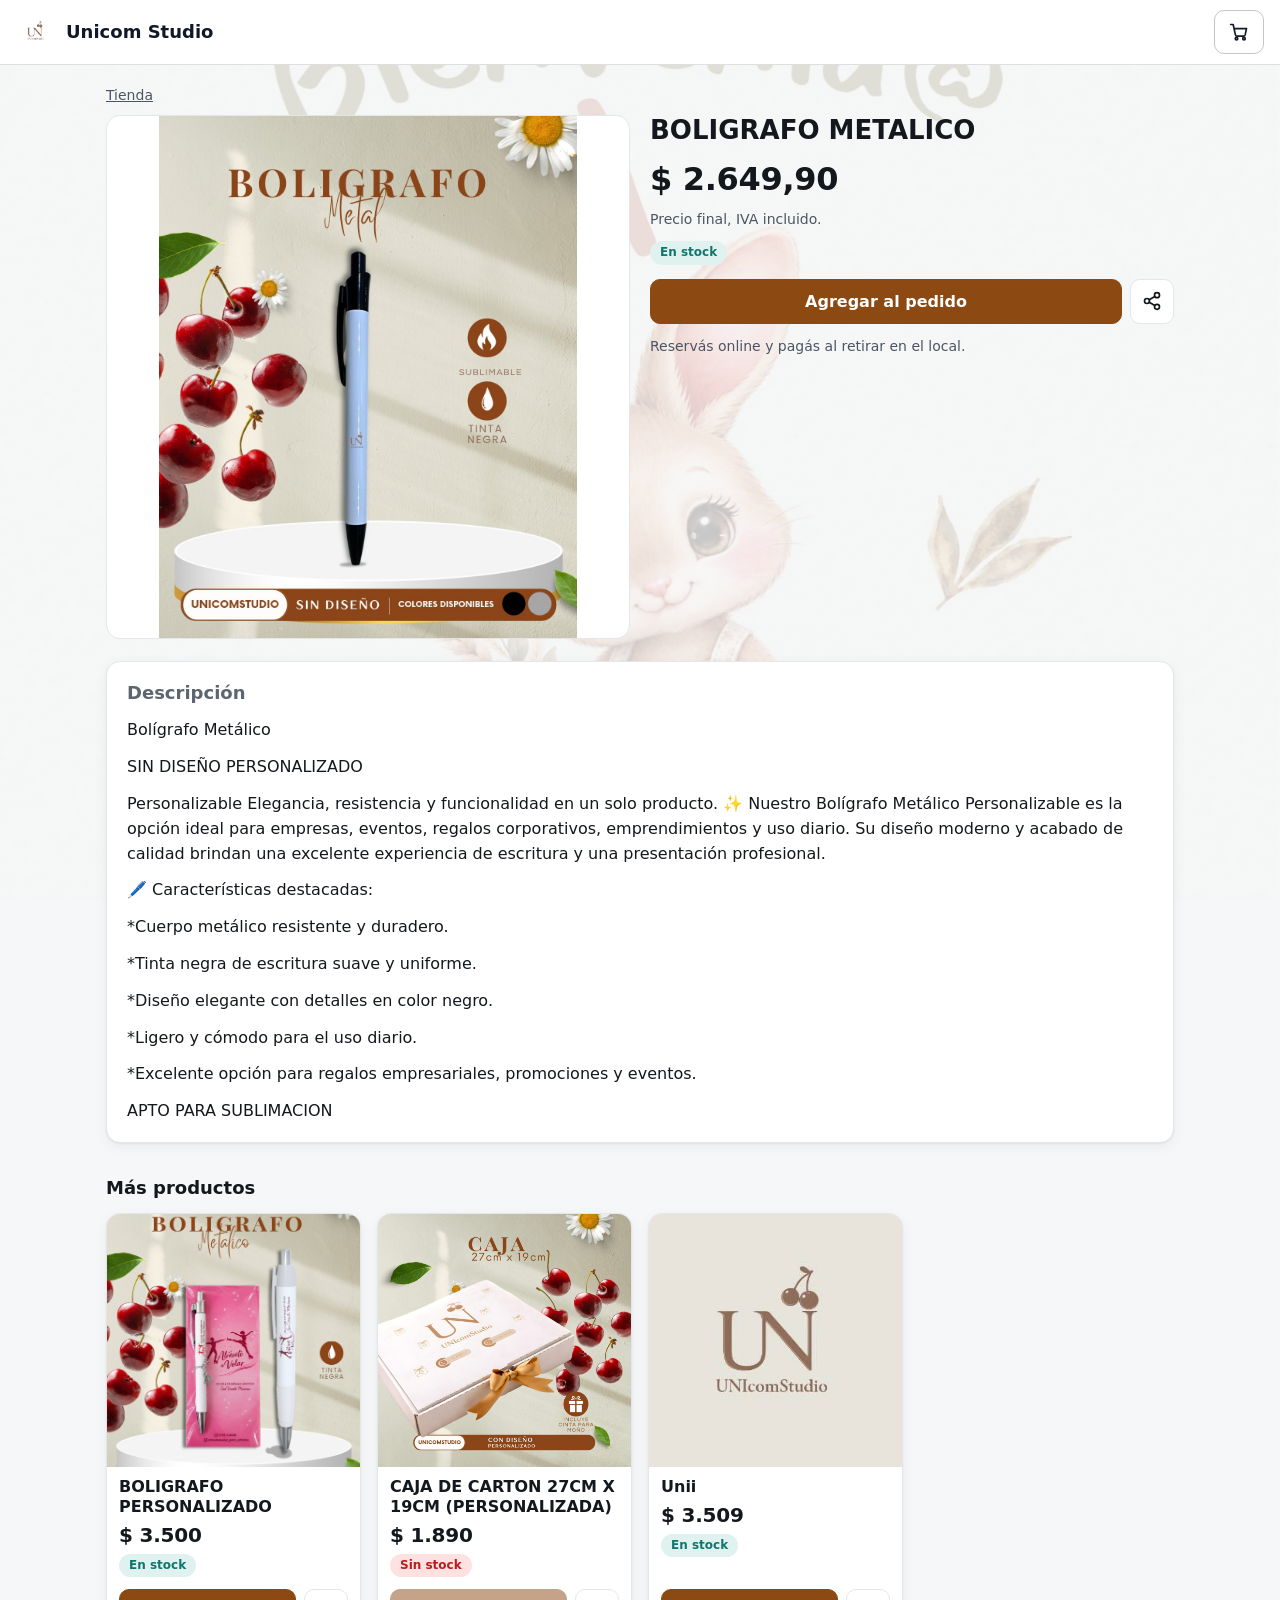
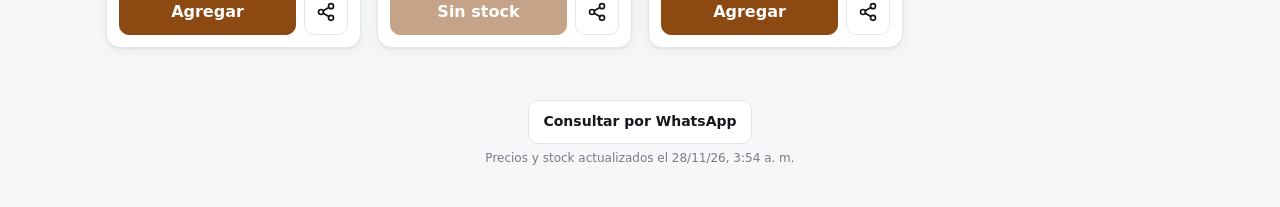
<file: p/14/index.html>
<!doctype html>
<html lang="es">
<head>
<meta charset="utf-8">
<meta name="viewport" content="width=device-width, initial-scale=1">
<title>BOLIGRAFO METALICO  — $ 2.649,90</title>
<meta name="description" content="Bolígrafo Metálico SIN DISEÑO PERSONALIZADO Personalizable Elegancia, resistencia y funcionalidad en un solo producto. ✨ Nuestro Bolígrafo Metálico Personalizab">
<link rel="canonical" href="https://unicomsoluciones.github.io/tienda-studio/p/14/">
<meta property="og:site_name" content="Unicom Studio">
<meta property="og:locale" content="es_AR">
<meta property="og:title" content="BOLIGRAFO METALICO  — $ 2.649,90">
<meta property="og:description" content="Bolígrafo Metálico SIN DISEÑO PERSONALIZADO Personalizable Elegancia, resistencia y funcionalidad en un solo producto. ✨ Nuestro Bolígrafo Metálico Personalizab">
<meta property="og:url" content="https://unicomsoluciones.github.io/tienda-studio/p/14/">
<meta property="og:image" content="https://unicomsoluciones.github.io/tienda-studio/img/14-37b74d7dae.jpg">
<meta name="twitter:image" content="https://unicomsoluciones.github.io/tienda-studio/img/14-37b74d7dae.jpg">
<meta name="twitter:card" content="summary_large_image">
<link rel="icon" href="../../img/logo.jpg">
<meta property="og:type" content="product">
<meta property="product:price:amount" content="2649.90">
<meta property="product:price:currency" content="ARS">
<meta property="product:availability" content="in stock">
<link rel="stylesheet" href="../../assets/tienda.css">
<meta name="theme-color" content="#ffffff">
<style>:root:root:root{--ac:#8c4912;--ac-tx:#ffffff;--bar:#ffffff;--bar-tx:#111827;--bg:#f6f7f8;--bg-rgb:246,247,248;--bgtx:#14181c;--bgtx2:#4b5563;--velo:0.8;--fondo-img:url(https://unicomsoluciones.github.io/tienda-studio/img/fondo-9d2e134be6.jpg);--portada-img:url(https://unicomsoluciones.github.io/tienda-studio/img/portada-f7e3722080.jpg)}</style>
<meta name="generator" content="unicom-tienda">
</head>
<body class="con-fondo">
<header class="top">
  <a class="marca" href="../../"><img src="../../img/logo.jpg" alt=""><span>Unicom Studio</span></a>
  <button class="btn carrito" data-accion="carrito" aria-label="Ver mi pedido"><svg viewBox="0 0 24 24" fill="none" stroke="currentColor" stroke-width="2" stroke-linecap="round" stroke-linejoin="round" aria-hidden="true"><circle cx="9" cy="20" r="1.5"/><circle cx="18" cy="20" r="1.5"/><path d="M2 3h3l2.7 12.4a2 2 0 0 0 2 1.6h7.7a2 2 0 0 0 2-1.5L21 8H6"/></svg><b id="carrito-n" hidden>0</b></button>
</header>
<main class="wrap">
  <nav class="migas"><a href="../../">Tienda</a></nav>
  <div class="detalle">
    <div class="galeria" data-galeria data-nombre="BOLIGRAFO METALICO ">
      <div class="foto escenario" data-escenario><img src="../../img/14-37b74d7dae.jpg" alt="BOLIGRAFO METALICO " data-zoom></div>
      
    </div>
    <div>
      <h1>BOLIGRAFO METALICO </h1>
      <p class="meta"></p>
      <div class="precio">$ 2.649,90</div>
      <p class="meta">Precio final, IVA incluido.</p>
      <span class="stock ok">En stock</span>
      <div class="acc">
        <button class="btn btn-ac" data-accion="agregar" data-id="14">Agregar al pedido</button>
        <button class="btn icono" data-accion="compartir" data-id="14" aria-label="Compartir"><svg viewBox="0 0 24 24" fill="none" stroke="currentColor" stroke-width="2" stroke-linecap="round" stroke-linejoin="round" aria-hidden="true"><circle cx="18" cy="5" r="3"/><circle cx="6" cy="12" r="3"/><circle cx="18" cy="19" r="3"/><path d="M8.6 13.5l6.8 4M15.4 6.5l-6.8 4"/></svg></button>
      </div>
      <p class="meta" style="margin-top:12px">Reservás online y pagás al retirar en el local.</p>
    </div>
  </div>
  <section class="descripcion"><h2>Descripción</h2><p>Bolígrafo Metálico</p>
<p>SIN DISEÑO PERSONALIZADO</p>
<p>Personalizable Elegancia, resistencia y funcionalidad en un solo producto. ✨ Nuestro Bolígrafo Metálico Personalizable es la opción ideal para empresas, eventos, regalos corporativos, emprendimientos y uso diario. Su diseño moderno y acabado de calidad brindan una excelente experiencia de escritura y una presentación profesional.</p>
<p>🖊️ Características destacadas:</p>
<p>*Cuerpo metálico resistente y duradero.</p>
<p>*Tinta negra de escritura suave y uniforme.</p>
<p>*Diseño elegante con detalles en color negro.</p>
<p>*Ligero y cómodo para el uso diario.</p>
<p>*Excelente opción para regalos empresariales, promociones y eventos.</p>
<p>APTO PARA SUBLIMACION</p></section>
  <h2 class="sec">Más productos</h2><div class="grid"><article class="card" data-c="" data-n="boligrafo personalizado  ">
  <a class="foto" href="../../p/13/" aria-label="BOLIGRAFO PERSONALIZADO "><img loading="lazy" src="../../img/13-feaa746d41.jpg" alt="BOLIGRAFO PERSONALIZADO "></a>
  <div class="info">
    <a class="nombre" href="../../p/13/">BOLIGRAFO PERSONALIZADO </a>
    <div class="precio">$ 3.500</div>
    <span class="stock ok">En stock</span>
  </div>
  <div class="acc">
    <button class="btn btn-ac" data-accion="agregar" data-id="13">Agregar</button>
    <button class="btn icono" data-accion="compartir" data-id="13" aria-label="Compartir BOLIGRAFO PERSONALIZADO "><svg viewBox="0 0 24 24" fill="none" stroke="currentColor" stroke-width="2" stroke-linecap="round" stroke-linejoin="round" aria-hidden="true"><circle cx="18" cy="5" r="3"/><circle cx="6" cy="12" r="3"/><circle cx="18" cy="19" r="3"/><path d="M8.6 13.5l6.8 4M15.4 6.5l-6.8 4"/></svg></button>
  </div>
</article>
<article class="card" data-c="" data-n="caja de carton 27cm x 19cm (personalizada) ">
  <a class="foto" href="../../p/12/" aria-label="CAJA DE CARTON 27CM X 19CM (PERSONALIZADA)"><img loading="lazy" src="../../img/12-55176a43e2.jpg" alt="CAJA DE CARTON 27CM X 19CM (PERSONALIZADA)"></a>
  <div class="info">
    <a class="nombre" href="../../p/12/">CAJA DE CARTON 27CM X 19CM (PERSONALIZADA)</a>
    <div class="precio">$ 1.890</div>
    <span class="stock sin">Sin stock</span>
  </div>
  <div class="acc">
    <button class="btn btn-ac" data-accion="agregar" data-id="12" disabled>Sin stock</button>
    <button class="btn icono" data-accion="compartir" data-id="12" aria-label="Compartir CAJA DE CARTON 27CM X 19CM (PERSONALIZADA)"><svg viewBox="0 0 24 24" fill="none" stroke="currentColor" stroke-width="2" stroke-linecap="round" stroke-linejoin="round" aria-hidden="true"><circle cx="18" cy="5" r="3"/><circle cx="6" cy="12" r="3"/><circle cx="18" cy="19" r="3"/><path d="M8.6 13.5l6.8 4M15.4 6.5l-6.8 4"/></svg></button>
  </div>
</article>
<article class="card" data-c="" data-n="unii ">
  <a class="foto" href="../../p/1/" aria-label="Unii"><img loading="lazy" src="../../img/1-91eb037080.jpg" alt="Unii"></a>
  <div class="info">
    <a class="nombre" href="../../p/1/">Unii</a>
    <div class="precio">$ 3.509</div>
    <span class="stock ok">En stock</span>
  </div>
  <div class="acc">
    <button class="btn btn-ac" data-accion="agregar" data-id="1">Agregar</button>
    <button class="btn icono" data-accion="compartir" data-id="1" aria-label="Compartir Unii"><svg viewBox="0 0 24 24" fill="none" stroke="currentColor" stroke-width="2" stroke-linecap="round" stroke-linejoin="round" aria-hidden="true"><circle cx="18" cy="5" r="3"/><circle cx="6" cy="12" r="3"/><circle cx="18" cy="19" r="3"/><path d="M8.6 13.5l6.8 4M15.4 6.5l-6.8 4"/></svg></button>
  </div>
</article></div>
</main>
<footer class="pie">
  
  
  <a class="btn" href="https://wa.me/3755349119" target="_blank" rel="noopener">Consultar por WhatsApp</a>
  <div id="actualizado" style="opacity:.75;font-size:12px"></div>
</footer>
<div class="velo" id="velo" data-accion="cerrar"></div>
<aside class="panel" id="panel" role="dialog" aria-modal="true" aria-labelledby="panel-titulo">
  <header><h2 id="panel-titulo">Tu pedido</h2><button class="btn" data-accion="cerrar" aria-label="Cerrar">✕</button></header>
  <div class="cuerpo" id="panel-cuerpo"></div>
  <footer id="panel-pie"></footer>
</aside>
<script type="application/json" id="datos">{"base":"https://unicomsoluciones.github.io/tienda-studio","modo":"estatico","urlProducto":"https://unicomsoluciones.github.io/tienda-studio/p/{id}/","urlTienda":"https://unicomsoluciones.github.io/tienda-studio/","estado":"../../estado.json","nombre":"Unicom Studio","whatsapp":"3755349119","productos":{"1":{"n":"Unii","p":3509,"s":null,"sin":false,"st":"En stock","f":"../../img/1-91eb037080.jpg"},"12":{"n":"CAJA DE CARTON 27CM X 19CM (PERSONALIZADA)","p":1890,"s":null,"sin":true,"st":"Sin stock","f":"../../img/12-55176a43e2.jpg"},"13":{"n":"BOLIGRAFO PERSONALIZADO ","p":3500,"s":null,"sin":false,"st":"En stock","f":"../../img/13-feaa746d41.jpg"},"14":{"n":"BOLIGRAFO METALICO ","p":2649.9,"s":null,"sin":false,"st":"En stock","f":"../../img/14-37b74d7dae.jpg"}}}</script>
<script src="../../assets/tienda.js" defer></script>
</body>
</html>
</file>
<file: assets/tienda.css>
:root{--bg:#f6f7f8;--bg-rgb:246,247,248;--card:#fff;--tx:#14181c;--tx2:#5b6670;--bd:#e3e7ea;--ac:#0f766e;--ac-tx:#fff;--ok:#0f766e;--ok-bg:#e0f2ef;--poco:#b45309;--poco-bg:#fef3c7;--sin:#b91c1c;--sin-bg:#fee2e2;--sombra:0 1px 2px rgba(0,0,0,.06),0 4px 14px rgba(0,0,0,.05);--r:14px;--bar:var(--card);--bar-tx:var(--tx);--bgtx:var(--tx);--bgtx2:var(--tx2)}
@media(prefers-color-scheme:dark){:root:not([data-tema=claro]){--bg:#0e1214;--bg-rgb:14,18,20;--card:#171d20;--tx:#eef2f4;--tx2:#9aa7b0;--bd:#2a3338;--ac:#2dd4bf;--ac-tx:#06201d;--ok:#5eead4;--ok-bg:#12332f;--poco:#fbbf24;--poco-bg:#3a2a08;--sin:#fca5a5;--sin-bg:#3b1414;--sombra:none}}
:root[data-tema=oscuro]{--bg:#0e1214;--bg-rgb:14,18,20;--card:#171d20;--tx:#eef2f4;--tx2:#9aa7b0;--bd:#2a3338;--ac:#2dd4bf;--ac-tx:#06201d;--ok:#5eead4;--ok-bg:#12332f;--poco:#fbbf24;--poco-bg:#3a2a08;--sin:#fca5a5;--sin-bg:#3b1414;--sombra:none}
*{box-sizing:border-box}html{-webkit-text-size-adjust:100%}
body{margin:0;background:var(--bg);color:var(--bgtx);font:16px/1.45 system-ui,-apple-system,"Segoe UI",Roboto,sans-serif}
a{color:inherit;text-decoration:none}button,input,textarea{font:inherit;color:inherit}
.top{position:sticky;top:0;z-index:20;background:var(--bar);color:var(--bar-tx);border-bottom:1px solid rgba(127,127,127,.25);display:flex;align-items:center;gap:12px;padding:10px 16px}
.marca{display:flex;align-items:center;gap:10px;min-width:0;flex:1;font-weight:700;font-size:18px}
.marca img{width:40px;height:40px;object-fit:contain;border-radius:8px;flex:none}
.marca span{overflow:hidden;text-overflow:ellipsis;white-space:nowrap}
.btn{color:var(--tx);display:inline-flex;align-items:center;justify-content:center;gap:8px;border:1px solid var(--bd);background:var(--card);border-radius:10px;padding:10px 14px;cursor:pointer;font-weight:600;min-height:44px}
.btn-ac{background:var(--ac);color:var(--ac-tx);border-color:var(--ac)}
.btn[disabled]{opacity:.5;cursor:not-allowed}
.btn svg,.icono svg{width:20px;height:20px;flex:none}
.carrito{position:relative}
.carrito b{position:absolute;top:-6px;right:-6px;min-width:20px;height:20px;border-radius:10px;background:var(--ac);color:var(--ac-tx);font-size:12px;display:flex;align-items:center;justify-content:center;padding:0 5px}
.carrito b[hidden]{display:none}
.wrap{max-width:1100px;margin:0 auto;padding:16px}
.aviso{background:var(--ok-bg);color:var(--ok);border-radius:var(--r);padding:12px 14px;margin:0 0 14px;font-weight:500}
.barra input{width:100%;border:1px solid var(--bd);background:var(--card);border-radius:12px;padding:12px 14px;min-height:46px}
.cats{display:flex;gap:8px;overflow-x:auto;padding:12px 0 4px;scrollbar-width:none}
.cats::-webkit-scrollbar{display:none}
.cat{flex:none;border:1px solid var(--bd);background:var(--card);border-radius:999px;padding:8px 14px;cursor:pointer;font-weight:600;font-size:14px;min-height:40px}
.cat[aria-pressed=true]{background:var(--ac);color:var(--ac-tx);border-color:var(--ac)}
.grid{display:grid;grid-template-columns:repeat(2,1fr);gap:12px;margin-top:12px}
@media(min-width:700px){.grid{grid-template-columns:repeat(3,1fr);gap:16px}}
@media(min-width:960px){.grid{grid-template-columns:repeat(4,1fr)}}
.card{background:var(--card);border:1px solid var(--bd);border-radius:var(--r);overflow:hidden;display:flex;flex-direction:column;box-shadow:var(--sombra)}
.card[hidden]{display:none}
.foto{display:block;aspect-ratio:1/1;background:var(--bg);position:relative;overflow:hidden}
.foto img{width:100%;height:100%;object-fit:cover;display:block}
.sinfoto{position:absolute;inset:0;display:flex;align-items:center;justify-content:center;color:var(--tx2);font-size:13px}
.info{padding:10px 12px 4px;flex:1;display:flex;flex-direction:column;gap:4px}
.nombre{font-weight:600;line-height:1.25;display:-webkit-box;-webkit-line-clamp:2;-webkit-box-orient:vertical;overflow:hidden}
.precio{font-size:20px;font-weight:800;letter-spacing:-.01em}
.stock{display:inline-block;align-self:flex-start;font-size:12px;font-weight:700;border-radius:999px;padding:3px 10px}
.stock.ok{background:var(--ok-bg);color:var(--ok)}.stock.poco{background:var(--poco-bg);color:var(--poco)}.stock.sin{background:var(--sin-bg);color:var(--sin)}
.acc{display:flex;gap:8px;padding:8px 12px 12px}
.acc .btn-ac{flex:1;padding:10px 8px}
.acc .icono{flex:none;width:44px;padding:0}
.vacio{text-align:center;color:var(--tx2);padding:40px 0}
.pie{color:var(--tx2);font-size:14px;text-align:center;padding:28px 16px 40px;display:flex;flex-direction:column;gap:6px;align-items:center}
.pie .btn{margin-top:8px}
.detalle{display:grid;gap:20px;margin-top:8px}
@media(min-width:760px){.detalle{grid-template-columns:1fr 1fr;align-items:start}}
.detalle .foto{border-radius:var(--r);border:1px solid var(--bd);aspect-ratio:1/1}
.detalle h1{margin:0 0 6px;font-size:26px;line-height:1.2}
.detalle .precio{font-size:32px;margin:6px 0}
.detalle .meta{color:var(--tx2);font-size:14px;margin:0 0 10px}
.detalle .acc{padding:14px 0 0}
.migas{font-size:14px;color:var(--tx2);margin:4px 0 10px}
.migas a{text-decoration:underline}
h2.sec{font-size:18px;margin:32px 0 0}
.velo{position:fixed;inset:0;background:rgba(0,0,0,.45);z-index:40;display:none}
.velo.abierto{display:block}
.panel{position:fixed;z-index:41;right:0;top:0;bottom:0;width:min(440px,100%);background:var(--card);box-shadow:-8px 0 30px rgba(0,0,0,.2);display:none;flex-direction:column}
.panel.abierto{display:flex}
.panel header{display:flex;align-items:center;justify-content:space-between;padding:14px 16px;border-bottom:1px solid var(--bd)}
.panel header h2{margin:0;font-size:18px}
.panel .cuerpo{flex:1;overflow-y:auto;padding:12px 16px}
.panel footer{border-top:1px solid var(--bd);padding:12px 16px;display:flex;flex-direction:column;gap:10px}
.linea{display:flex;gap:10px;align-items:center;padding:10px 0;border-bottom:1px solid var(--bd)}
.linea img,.linea .mini{width:52px;height:52px;border-radius:8px;object-fit:cover;background:var(--bg);flex:none}
.linea .d{flex:1;min-width:0}
.linea .d b{display:block;font-weight:600;line-height:1.25}
.linea .d span{color:var(--tx2);font-size:14px}
.cant{display:flex;align-items:center;gap:4px}
.cant button{width:36px;height:36px;border-radius:8px;border:1px solid var(--bd);background:var(--card);cursor:pointer;font-size:18px;font-weight:700}
.cant span{min-width:26px;text-align:center;font-weight:700}
.total{display:flex;justify-content:space-between;font-size:18px;font-weight:800}
.campo{display:flex;flex-direction:column;gap:4px;margin-bottom:10px}
.campo label{font-size:14px;font-weight:600}
.campo input,.campo textarea{border:1px solid var(--bd);background:var(--bg);border-radius:10px;padding:10px 12px;min-height:44px;width:100%}
.nota{color:var(--tx2);font-size:13px;margin:0}
.error{background:var(--sin-bg);color:var(--sin);border-radius:10px;padding:10px 12px;font-size:14px;font-weight:500}
.listo{text-align:center;padding:30px 8px}
.listo h3{font-size:22px;margin:8px 0}
.listo .nro{font-size:34px;font-weight:800;color:var(--ac)}
.toast{position:fixed;left:50%;bottom:24px;transform:translateX(-50%);background:var(--tx);color:var(--bg);border-radius:10px;padding:10px 16px;font-weight:600;z-index:60;max-width:90%;opacity:0;pointer-events:none;transition:opacity .2s}
.toast.v{opacity:1}

.top .btn{background:transparent;color:var(--bar-tx);border-color:rgba(127,127,127,.45)}
.card,.panel{color:var(--tx)}
.cat,.barra input,.campo input,.campo textarea{color:var(--tx)}
.btn-ac{color:var(--ac-tx)}
.top .carrito b{background:var(--ac);color:var(--ac-tx)}
.pie,.vacio,.migas,.detalle .meta{color:var(--bgtx2)}
body.con-fondo{background-image:linear-gradient(rgba(var(--bg-rgb),var(--velo,.8)),rgba(var(--bg-rgb),var(--velo,.8))),var(--fondo-img);background-size:cover;background-position:center;background-attachment:fixed}
.hero{position:relative;color:#fff;background:linear-gradient(135deg,var(--ac),var(--bar));background-size:cover;background-position:center;min-height:170px;display:flex;align-items:flex-end}
.hero.con-img{background-image:linear-gradient(180deg,rgba(0,0,0,.15),rgba(0,0,0,.6)),var(--portada-img)}
.hero:not(.con-img){background-image:linear-gradient(0deg,rgba(0,0,0,.28),rgba(0,0,0,.28)),linear-gradient(135deg,var(--ac),var(--bar))}
.hero-in{max-width:1100px;width:100%;margin:0 auto;padding:28px 16px}
.hero h1{margin:0;font-size:clamp(24px,5vw,40px);line-height:1.15;text-shadow:0 2px 12px rgba(0,0,0,.45)}
.hero p{margin:6px 0 0;font-size:clamp(15px,2.4vw,19px);max-width:640px;text-shadow:0 1px 8px rgba(0,0,0,.5)}
@media(min-width:760px){.hero{min-height:260px}}
.hero.con-video{min-height:220px}
.hero-vid{position:absolute;inset:0;overflow:hidden;container-type:size;background:#000}
.hero-vid::after{content:"";position:absolute;inset:0;background:linear-gradient(180deg,rgba(0,0,0,.15),rgba(0,0,0,.6));pointer-events:none}
.hero-vid video,.hero-vid iframe{position:absolute;top:50%;left:50%;transform:translate(-50%,-50%);width:100%;height:100%;border:0;object-fit:cover;pointer-events:none}
.hero-vid iframe{width:max(100cqw,177.78cqh);height:max(100cqh,56.25cqw)}
.hero.con-video .hero-in{position:relative;z-index:1}
@media(min-width:760px){.hero.con-video{min-height:340px}}
@media(prefers-reduced-motion:reduce){.hero-vid{display:none}}

.descripcion{margin-top:22px;background:var(--card);border:1px solid var(--bd);border-radius:var(--r);padding:18px 20px;box-shadow:var(--sombra);color:var(--tx)}
.descripcion h2{margin:0 0 12px;font-size:18px;color:var(--tx2)}
.descripcion p{margin:0 0 12px;line-height:1.55;font-size:16px;overflow-wrap:anywhere}
.descripcion p:last-child{margin-bottom:0}

/* Galería de la ficha: fotos, video y 3D */
.galeria{min-width:0}
.galeria .foto,.detalle .galeria .foto{border-radius:var(--r);border:1px solid var(--bd);aspect-ratio:1/1;background:var(--card)}
.galeria .foto img{object-fit:contain;cursor:zoom-in}
.galeria video,.galeria model-viewer{position:absolute;inset:0;width:100%;height:100%;background:#000;display:block}
.galeria model-viewer{background:var(--card);--poster-color:transparent}
.pista3d{position:absolute;left:50%;bottom:12px;transform:translateX(-50%);background:rgba(0,0,0,.65);color:#fff;border-radius:999px;padding:6px 12px;font-size:13px;pointer-events:none}
.minis{display:flex;gap:8px;overflow-x:auto;padding:10px 2px 2px;scrollbar-width:thin}
.mini{flex:none;width:64px;height:64px;border:2px solid var(--bd);border-radius:10px;background:var(--card);padding:0;cursor:pointer;overflow:hidden;display:flex;flex-direction:column;align-items:center;justify-content:center;gap:2px;color:var(--tx);font-size:11px;font-weight:700}
.mini img{width:100%;height:100%;object-fit:cover;display:block}
.mini svg{width:22px;height:22px}
.mini.on{border-color:var(--ac)}
.zoom{position:fixed;inset:0;z-index:80;background:rgba(0,0,0,.88);display:flex;align-items:center;justify-content:center;padding:12px;cursor:zoom-out}
.zoom img{max-width:100%;max-height:100%;object-fit:contain}
</file>
